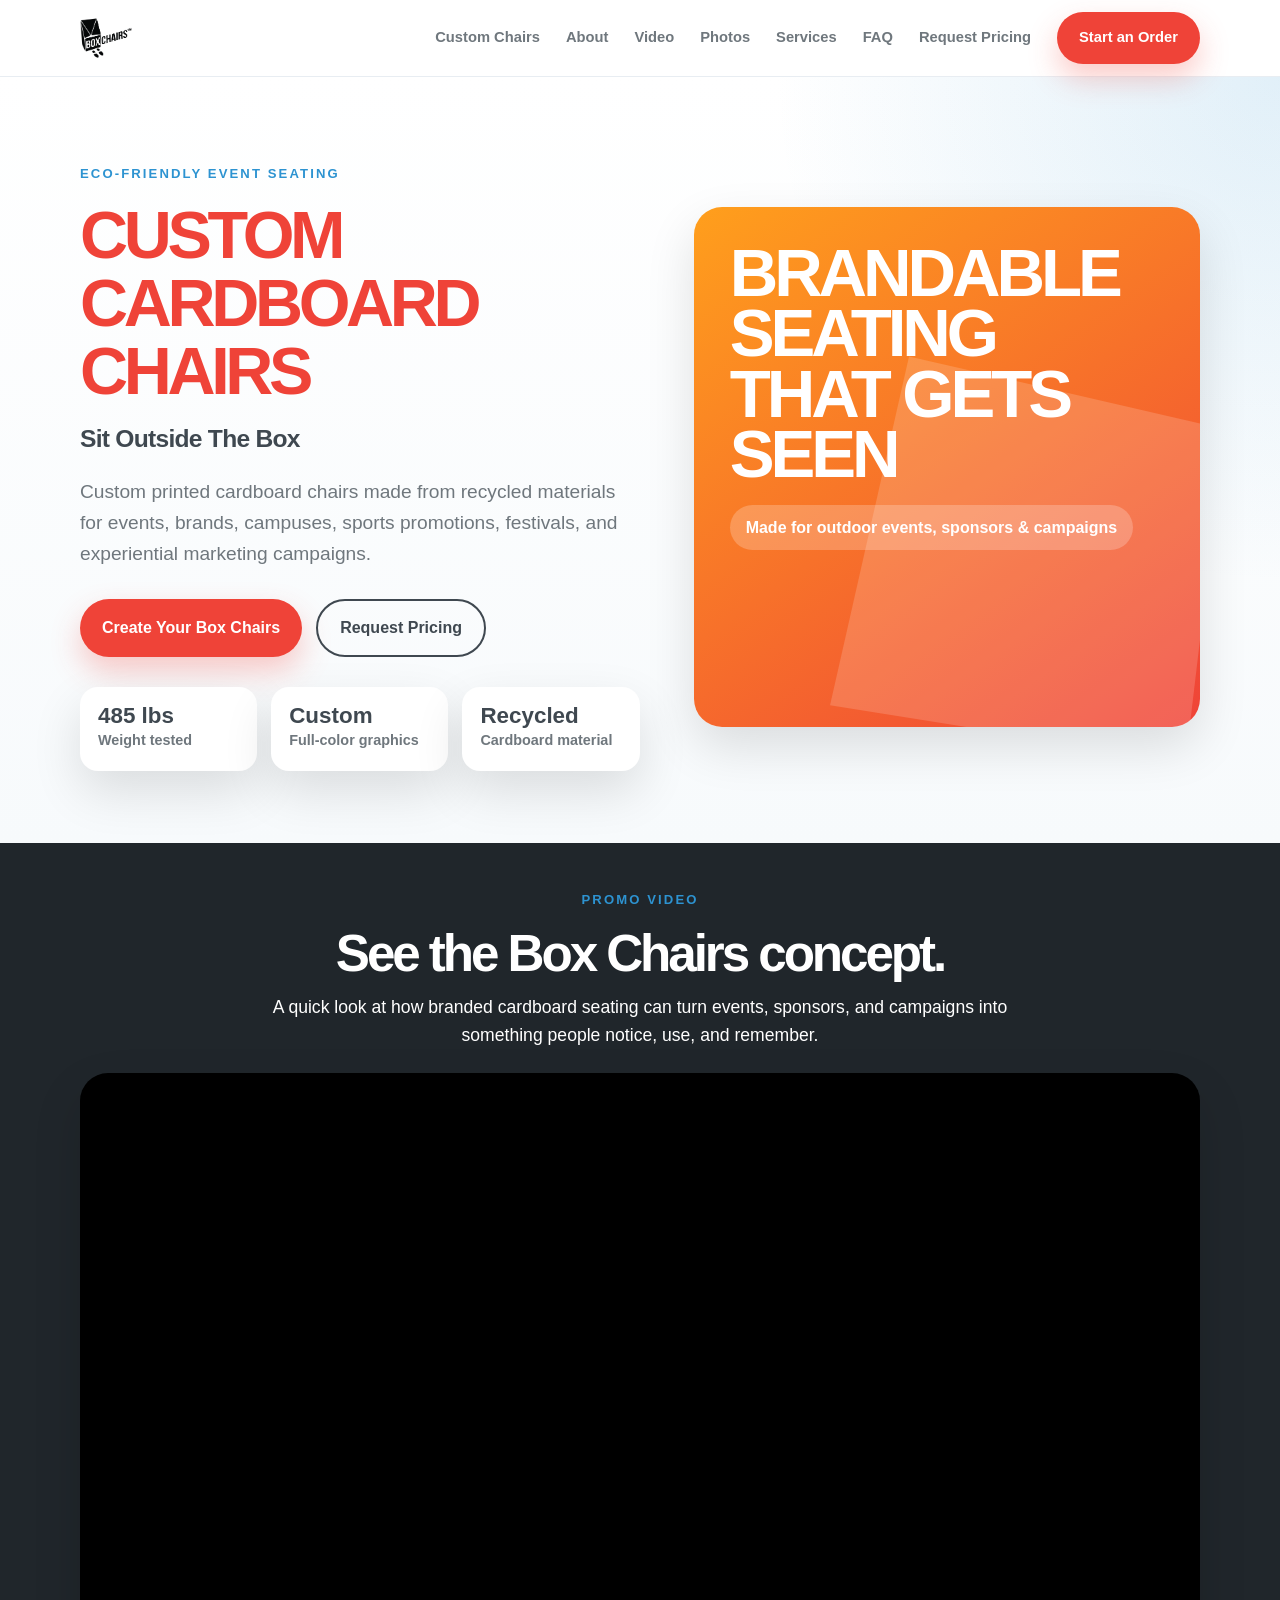
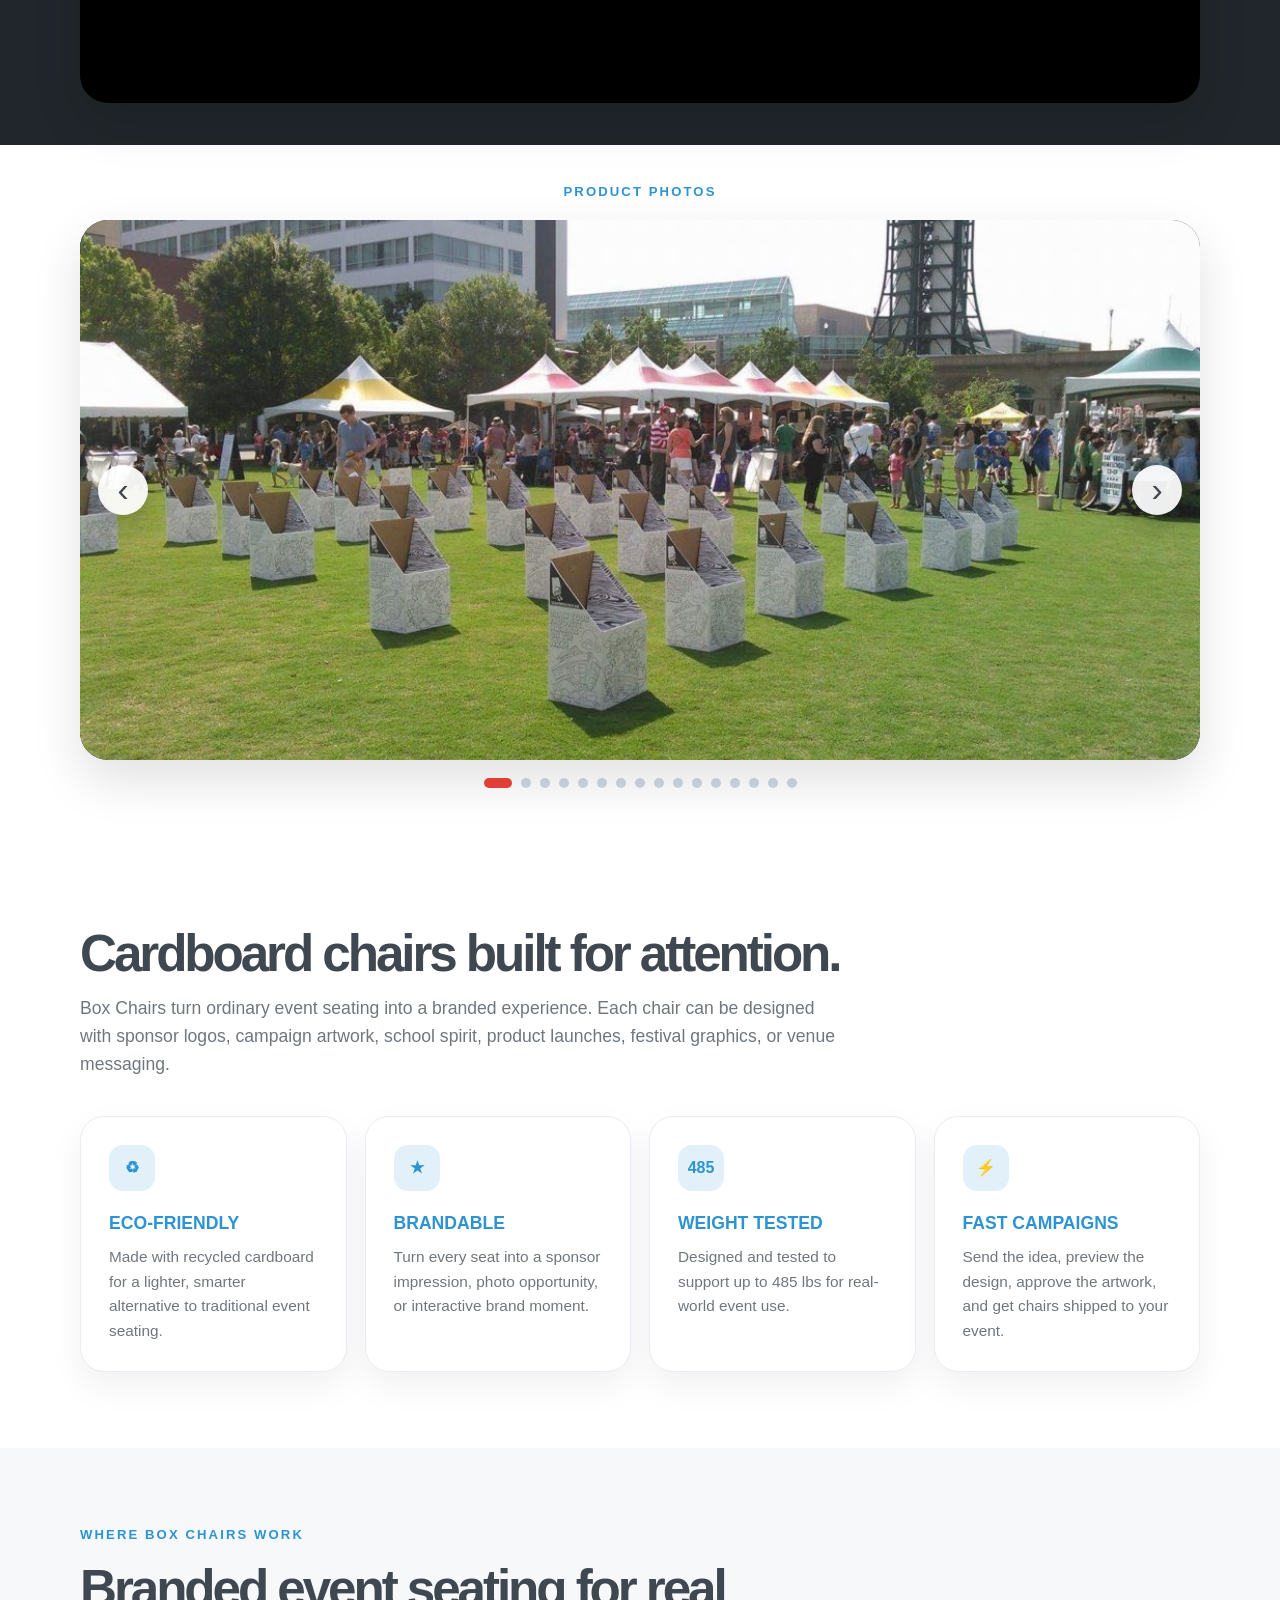
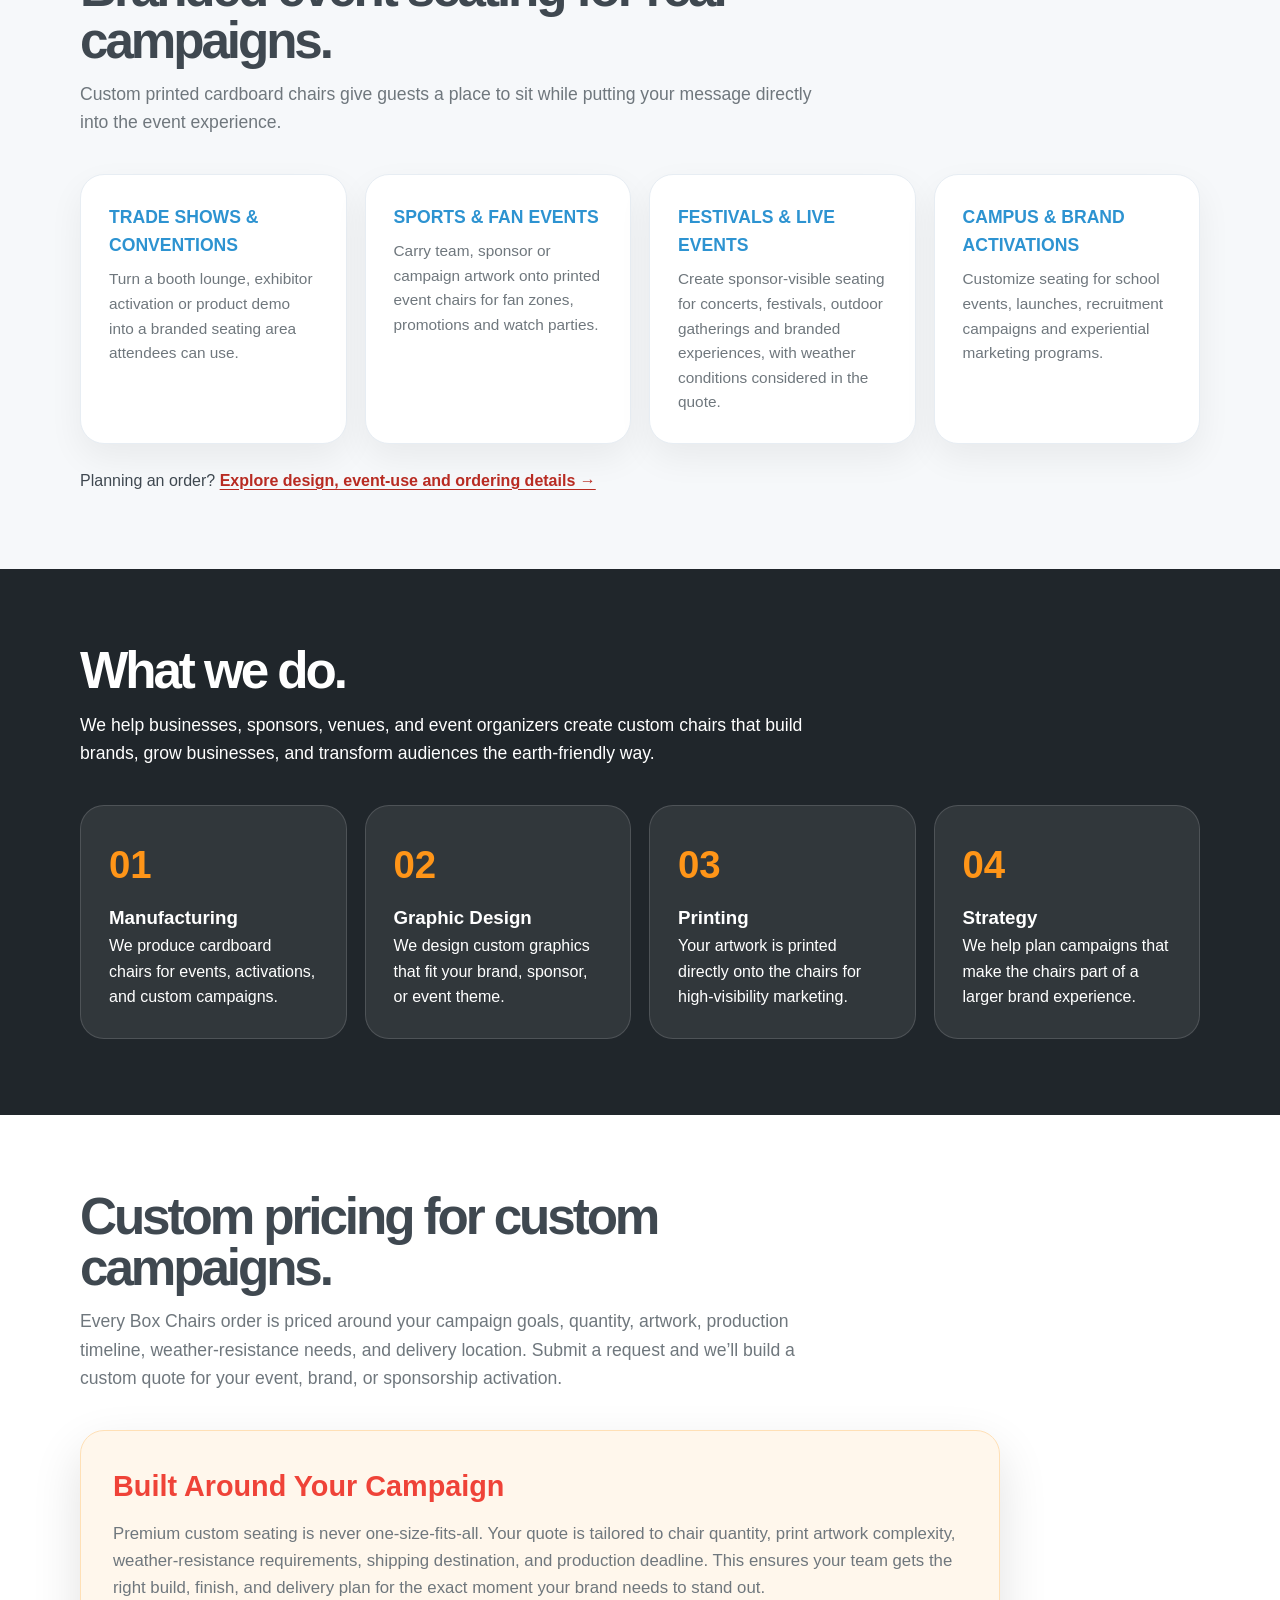
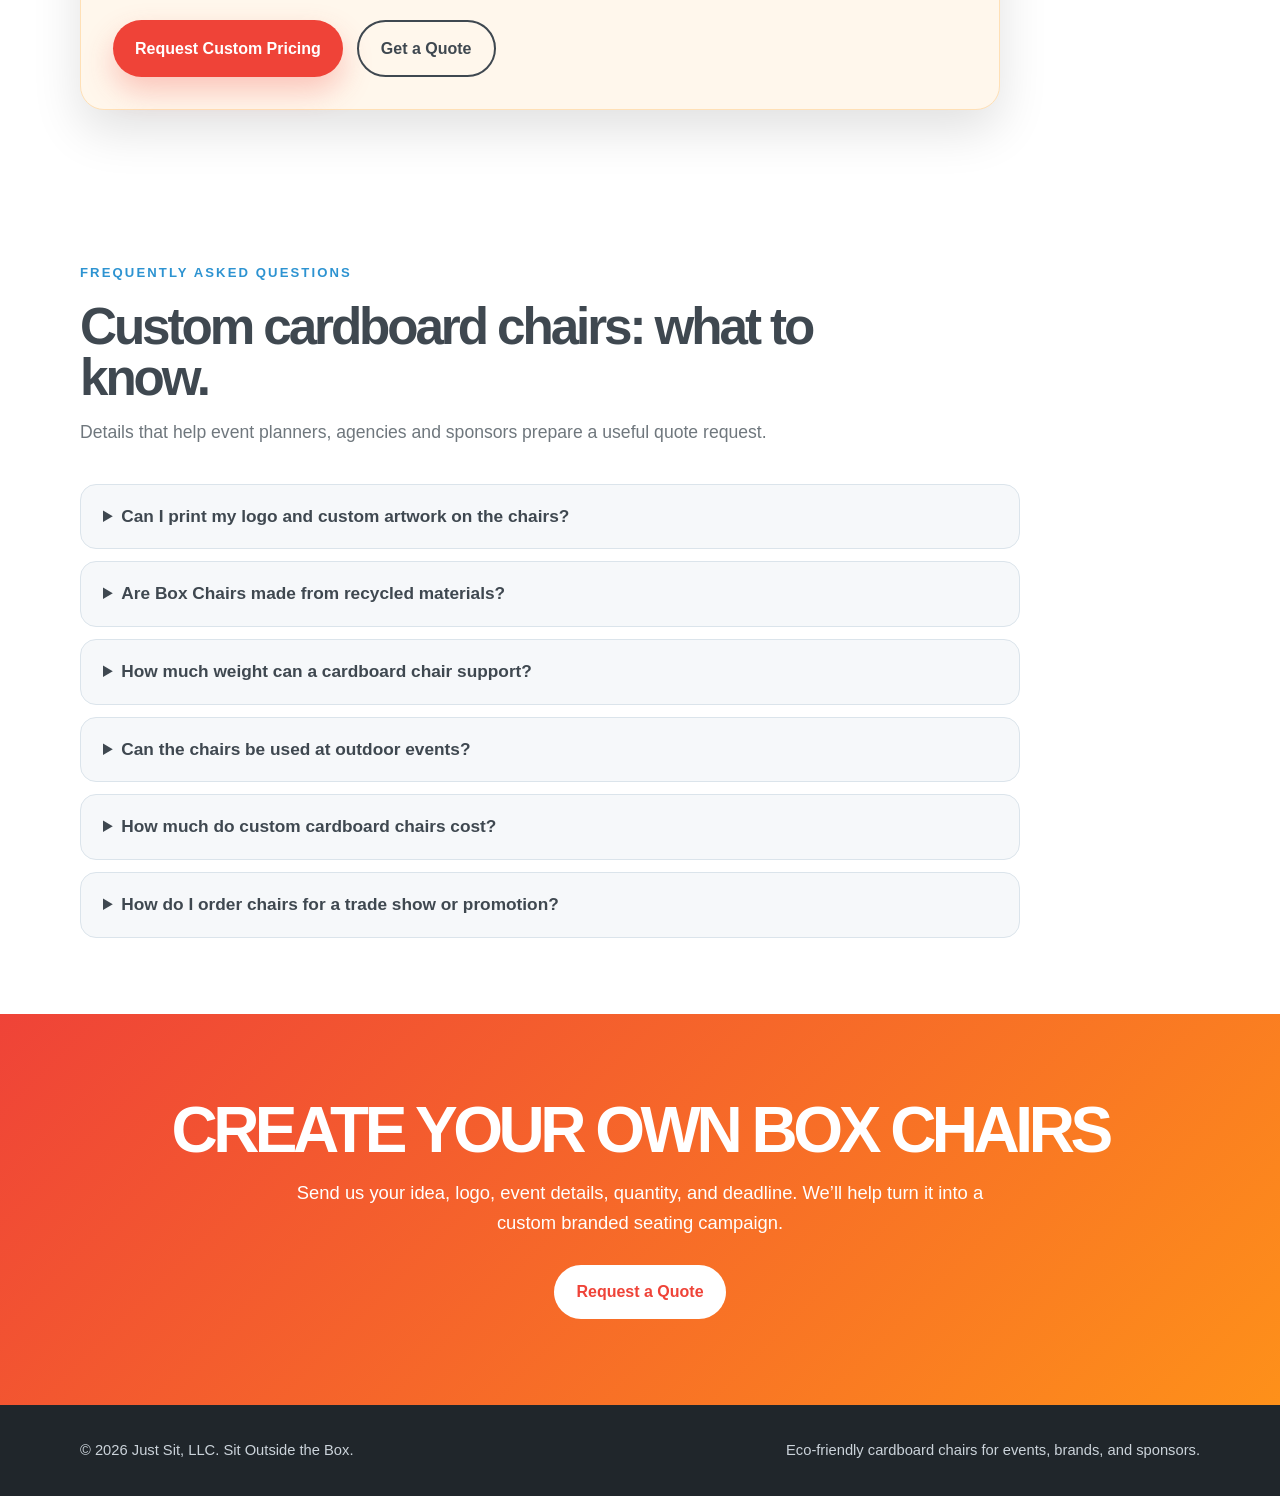
<file: index.html>
<!DOCTYPE html>
<html lang="en">
<head>
  <!-- Google tag (gtag.js) -->
<script async src="https://www.googletagmanager.com/gtag/js?id=G-5393E8BT67"></script>
<script>
  window.dataLayer = window.dataLayer || [];
  function gtag(){dataLayer.push(arguments);}
  gtag('js', new Date());

  gtag('config', 'G-5393E8BT67');
</script>
  <meta charset="UTF-8" />
  <meta name="viewport" content="width=device-width, initial-scale=1.0" />
  <title>Custom Cardboard Chairs for Events &amp; Promotions | Box Chairs</title>
  <meta name="description" content="Custom printed cardboard chairs for trade shows, sports, festivals and brand activations. Recycled materials, full-color graphics and tailored event quotes." />
  <meta name="robots" content="index, follow, max-image-preview:large" />
  <link rel="canonical" href="https://boxchairs.com/" />
  <link rel="icon" type="image/png" href="/images/logo.png" />
  <meta name="theme-color" content="#ef4338" />
  <meta property="og:type" content="website" />
  <meta property="og:site_name" content="Box Chairs" />
  <meta property="og:url" content="https://boxchairs.com/" />
  <meta property="og:title" content="Custom Cardboard Chairs for Events &amp; Promotions | Box Chairs" />
  <meta property="og:description" content="Custom printed cardboard chairs for trade shows, sports, festivals and brand activations. Recycled materials, full-color graphics and tailored event quotes." />
  <meta property="og:image" content="https://boxchairs.com/images/productphotos/photo15.jpg" />
  <meta property="og:image:alt" content="Custom printed Box Chairs promotional event seating" />
  <meta name="twitter:card" content="summary_large_image" />
  <meta name="twitter:title" content="Custom Cardboard Chairs | Box Chairs" />
  <meta name="twitter:description" content="Custom printed cardboard chairs for trade shows, sports, festivals and brand activations. Recycled materials, full-color graphics and tailored event quotes." />
  <meta name="twitter:image" content="https://boxchairs.com/images/productphotos/photo15.jpg" />
  <script type="application/ld+json">{"@context":"https://schema.org","@graph":[{"@type":"Organization","@id":"https://boxchairs.com/#organization","name":"Box Chairs","url":"https://boxchairs.com/","logo":"https://boxchairs.com/images/logo.png"},{"@type":"WebSite","@id":"https://boxchairs.com/#website","name":"Box Chairs","url":"https://boxchairs.com/","publisher":{"@id":"https://boxchairs.com/#organization"},"inLanguage":"en-US"},{"@type":"WebPage","@id":"https://boxchairs.com/#webpage","url":"https://boxchairs.com/","name":"Custom Cardboard Chairs for Events & Promotions | Box Chairs","isPartOf":{"@id":"https://boxchairs.com/#website"},"about":{"@id":"https://boxchairs.com/#organization"},"description":"Custom printed cardboard chairs for trade shows, sports, festivals and brand activations. Recycled materials, full-color graphics and tailored event quotes.","primaryImageOfPage":{"@type":"ImageObject","url":"https://boxchairs.com/images/productphotos/photo15.jpg"}}]}</script>

  <style>
    * {
      box-sizing: border-box;
      margin: 0;
      padding: 0;
    }

    :root {
      --red: #ef4338;
      --orange: #ff9518;
      --blue: #2d93d1;
      --dark: #20262b;
      --slate: #3f4850;
      --gray: #6f777d;
      --light: #f6f8fa;
      --white: #ffffff;
      --shadow: 0 20px 50px rgba(0, 0, 0, .12);
      --radius: 28px;
    }

    html {
      scroll-behavior: smooth;
    }

    body {
      font-family: Arial, Helvetica, sans-serif;
      background: var(--white);
      color: var(--slate);
      line-height: 1.6;
    }

    a {
      text-decoration: none;
      color: inherit;
    }

    .container {
      width: min(1120px, 92%);
      margin: 0 auto;
    }

    header {
      position: sticky;
      top: 0;
      z-index: 50;
      background: rgba(255, 255, 255, .94);
      backdrop-filter: blur(14px);
      border-bottom: 1px solid #e8edf2;
    }

    .nav {
      height: 76px;
      display: flex;
      align-items: center;
      justify-content: space-between;
      gap: 24px;
    }

    .brand {
      display: flex;
      align-items: center;
    }

    .site-logo {
      height: 52px;
      width: auto;
      display: block;
    }

    .nav-links {
      display: flex;
      gap: 26px;
      align-items: center;
      font-weight: 700;
      font-size: .92rem;
      color: var(--gray);
    }

    .nav-links a:hover {
      color: var(--red);
    }

    .btn {
      display: inline-flex;
      align-items: center;
      justify-content: center;
      padding: 14px 22px;
      border-radius: 999px;
      font-weight: 900;
      border: 0;
      cursor: pointer;
      transition: .2s ease;
    }

    .btn-primary {
      background: var(--red);
      color: white;
      box-shadow: 0 14px 30px rgba(239, 67, 56, .28);
    }

    .btn-primary:hover {
      transform: translateY(-2px);
    }

    .btn-outline {
      border: 2px solid var(--slate);
      color: var(--slate);
      background: transparent;
    }

    .hero {
      padding: 86px 0 72px;
      overflow: hidden;
      background:
        radial-gradient(circle at top right, rgba(45,147,209,.14), transparent 34%),
        linear-gradient(180deg, #ffffff 0%, #f7fafc 100%);
    }

    .hero-grid {
      display: grid;
      grid-template-columns: 1.05fr .95fr;
      gap: 54px;
      align-items: center;
    }

    .eyebrow {
      color: var(--blue);
      font-weight: 900;
      letter-spacing: .16em;
      text-transform: uppercase;
      font-size: .82rem;
      margin-bottom: 18px;
    }

    h1 {
      font-size: clamp(3.1rem, 7vw, 6.8rem);
      line-height: .9;
      letter-spacing: -.08em;
      color: var(--red);
      text-transform: uppercase;
      margin-bottom: 24px;
    }

    .hero p {
      font-size: 1.2rem;
      color: var(--gray);
      max-width: 620px;
      margin-bottom: 30px;
    }

    .hero-actions {
      display: flex;
      gap: 14px;
      flex-wrap: wrap;
      margin-bottom: 30px;
    }

    .proof-row {
      display: grid;
      grid-template-columns: repeat(3, 1fr);
      gap: 14px;
      max-width: 620px;
    }

    .proof {
      background: white;
      padding: 18px;
      border-radius: 18px;
      box-shadow: var(--shadow);
    }

    .proof strong {
      display: block;
      color: var(--slate);
      font-size: 1.4rem;
      line-height: 1;
    }

    .proof span {
      color: var(--gray);
      font-size: .9rem;
      font-weight: 700;
    }

    .chair-card {
      position: relative;
      min-height: 520px;
      border-radius: var(--radius);
      background: linear-gradient(145deg, #ff9f1c, #ef4338);
      box-shadow: var(--shadow);
      overflow: hidden;
      padding: 36px;
      color: white;
    }

    .chair-shape {
      position: absolute;
      right: -25px;
      bottom: -35px;
      width: 78%;
      height: 78%;
      background: rgba(255,255,255,.16);
      clip-path: polygon(20% 0, 100% 18%, 90% 100%, 0 86%);
    }

    .chair-card h2 {
      position: relative;
      z-index: 2;
      font-size: 4.2rem;
      line-height: .9;
      letter-spacing: -.06em;
      text-transform: uppercase;
      max-width: 420px;
    }

    .chair-card .tag {
      position: relative;
      z-index: 2;
      margin-top: 20px;
      display: inline-block;
      padding: 10px 16px;
      border-radius: 999px;
      background: rgba(255,255,255,.22);
      font-weight: 900;
    }

    section {
      padding: 76px 0;
    }

    .section-title {
      max-width: 760px;
      margin-bottom: 38px;
    }

    .section-title.center {
      text-align: center;
      margin-left: auto;
      margin-right: auto;
    }

    .section-title h2 {
      font-size: clamp(2.2rem, 4vw, 4rem);
      line-height: 1;
      letter-spacing: -.06em;
      color: var(--slate);
      margin-bottom: 14px;
    }

    .section-title p {
      color: var(--gray);
      font-size: 1.1rem;
    }

    .video-section {
      background: var(--dark);
      color: white;
      padding: 46px 0 42px;
    }

    .video-section .section-title {
      margin-bottom: 24px;
    }

    .video-section .section-title h2,
    .video-section .section-title p {
      color: white;
    }

    .video-wrap {
      position: relative;
      width: 100%;
      aspect-ratio: 16 / 9;
      border-radius: var(--radius);
      overflow: hidden;
      box-shadow: var(--shadow);
      background: #000;
    }

    .video-wrap iframe {
      width: 100%;
      height: 100%;
      display: block;
      border: 0;
    }

    .photo-slider-section {
      background: #ffffff;
      padding: 36px 0 64px;
    }

    .photo-slider-section .section-title {
      margin-bottom: 18px;
    }

    .photo-slider-section .eyebrow {
      margin-bottom: 0;
    }

    .photo-slider {
      position: relative;
      overflow: hidden;
      border-radius: var(--radius);
      box-shadow: var(--shadow);
      background: var(--dark);
    }

    .slider-track {
      display: flex;
      transition: transform .45s ease;
    }

    .slide {
      min-width: 100%;
      height: 540px;
      background: var(--dark);
    }

    .slide img {
      width: 100%;
      height: 100%;
      object-fit: cover;
      display: block;
    }

    .slider-btn {
      position: absolute;
      top: 50%;
      transform: translateY(-50%);
      z-index: 5;
      width: 50px;
      height: 50px;
      border: 0;
      border-radius: 50%;
      background: rgba(255,255,255,.92);
      color: var(--slate);
      font-size: 2.1rem;
      cursor: pointer;
      box-shadow: 0 10px 25px rgba(0,0,0,.18);
    }

    .slider-btn.prev {
      left: 18px;
    }

    .slider-btn.next {
      right: 18px;
    }

    .slider-dots {
      display: flex;
      justify-content: center;
      gap: 9px;
      margin-top: 18px;
    }

    .dot {
      width: 10px;
      height: 10px;
      border-radius: 999px;
      border: 0;
      background: #cfd8e3;
      cursor: pointer;
    }

    .dot.active {
      background: var(--red);
      width: 28px;
    }

    .cards {
      display: grid;
      grid-template-columns: repeat(4, 1fr);
      gap: 18px;
    }

    .card {
      background: white;
      border: 1px solid #e7edf3;
      border-radius: 24px;
      padding: 28px;
      box-shadow: 0 14px 35px rgba(0,0,0,.06);
    }

    .icon {
      width: 46px;
      height: 46px;
      border-radius: 14px;
      background: rgba(45,147,209,.14);
      color: var(--blue);
      display: grid;
      place-items: center;
      font-weight: 900;
      margin-bottom: 18px;
    }

    .card h3 {
      font-size: 1.1rem;
      margin-bottom: 8px;
      color: var(--blue);
      text-transform: uppercase;
    }

    .card p {
      color: var(--gray);
      font-size: .96rem;
    }

    .dark-band {
      background: var(--dark);
      color: white;
    }

    .dark-band .section-title h2,
    .dark-band .section-title p {
      color: white;
    }

    .steps {
      display: grid;
      grid-template-columns: repeat(4, 1fr);
      gap: 18px;
    }

    .step {
      background: rgba(255,255,255,.08);
      border: 1px solid rgba(255,255,255,.14);
      border-radius: 24px;
      padding: 28px;
    }

    .step-number {
      color: var(--orange);
      font-size: 2.4rem;
      font-weight: 900;
      margin-bottom: 8px;
    }

    .pricing-note {
      background: #fff7ec;
      border: 1px solid #ffe0b6;
      border-radius: 24px;
      padding: 32px;
      box-shadow: var(--shadow);
      max-width: 920px;
    }

    .pricing-note h3 {
      color: var(--red);
      font-size: 1.8rem;
      margin-bottom: 12px;
    }

    .pricing-note p {
      color: var(--gray);
      margin-bottom: 18px;
      font-size: 1.05rem;
    }

    .pricing-note .hero-actions {
      margin-bottom: 0;
    }

    .cta {
      background:
        linear-gradient(135deg, rgba(239,67,56,.94), rgba(255,149,24,.94)),
        #ef4338;
      color: white;
      text-align: center;
      padding: 86px 0;
    }

    .cta h2 {
      font-size: clamp(2.5rem, 5vw, 5rem);
      line-height: .95;
      letter-spacing: -.07em;
      margin-bottom: 18px;
      text-transform: uppercase;
    }

    .cta p {
      max-width: 720px;
      margin: 0 auto 28px;
      font-size: 1.15rem;
    }

    .cta .btn {
      background: white;
      color: var(--red);
    }

    footer {
      padding: 34px 0;
      background: var(--dark);
      color: #cbd3da;
    }

    .footer-inner {
      display: flex;
      justify-content: space-between;
      gap: 20px;
      flex-wrap: wrap;
      font-size: .92rem;
    }

    @media (max-width: 900px) {
      .nav {
        height: 72px;
      }

      .nav-links {
        display: none;
      }

      .site-logo {
        height: 44px;
      }

      .hero {
        padding: 56px 0 50px;
      }

      .hero-grid {
        grid-template-columns: 1fr;
      }

      .cards,
      .steps,
      .proof-row {
        grid-template-columns: 1fr;
      }

      .chair-card {
        min-height: 390px;
      }

      .chair-card h2 {
        font-size: 3.2rem;
      }

      section {
        padding: 56px 0;
      }

      .video-section {
        padding: 34px 0 28px;
      }

      .video-section .section-title {
        margin-bottom: 18px;
      }

      .photo-slider-section {
        padding: 26px 0 46px;
      }

      .photo-slider-section .section-title {
        margin-bottom: 14px;
      }

      .slide {
        height: 330px;
      }

      .slider-btn {
        width: 42px;
        height: 42px;
      }
    }

    /* SEO landing-page support: readable content and accessible navigation */
    .hero h1 { font-size: clamp(2.65rem, 5.2vw, 5.15rem); line-height: 1.02; letter-spacing: -.065em; }
    .hero-tagline { display: block; font-size: .37em; line-height: 1.2; letter-spacing: -.03em; color: var(--slate); margin-top: 18px; text-transform: none; }
    #about, #video, #photos, #use-cases, #services, #pricing, #faq, #contact { scroll-margin-top: 118px; }
    .use-case-section { background: #f6f8fa; }
    .context-link { margin-top: 24px; color: var(--slate); }
    .context-link a, .faq-list a { color: #b82b22; font-weight: 800; text-decoration: underline; text-underline-offset: 3px; }
    .faq-section { background: #fff; }
    .faq-list { max-width: 940px; display: grid; gap: 12px; }
    .faq-list details { border: 1px solid #dbe4eb; background: var(--light); border-radius: 16px; padding: 18px 22px; }
    .faq-list summary { cursor: pointer; color: var(--slate); font-weight: 800; font-size: 1.08rem; }
    .faq-list details p { margin-top: 12px; color: var(--gray); }
    @media (max-width: 1150px) and (min-width: 901px) { .nav-links { gap: 12px; font-size: .82rem; } }
    @media (max-width: 900px) {
      .nav { height: auto; min-height: 72px; flex-wrap: wrap; gap: 8px; padding: 10px 0; }
      .nav-links { display: flex; width: 100%; overflow-x: auto; white-space: nowrap; gap: 18px; padding: 6px 0; scrollbar-width: thin; }
      .nav-links .btn { padding: 9px 14px; white-space: nowrap; }
      .hero h1 { font-size: clamp(2.8rem, 10vw, 4rem); }
      .hero-tagline { font-size: .44em; }
    }
  </style>
</head>

<body>

<header>
  <div class="container nav">
    <a href="index.html" class="brand">
      <img src="images/logo.png" width="210" height="52" alt="Box Chairs branded cardboard event seating logo" class="site-logo" />
    </a>

    <nav class="nav-links">
      <a href="custom-cardboard-chairs.html">Custom Chairs</a>
      <a href="#about">About</a>
      <a href="#video">Video</a>
      <a href="#photos">Photos</a>
      <a href="#services">Services</a>
      <a href="#faq">FAQ</a>
      <a href="#pricing">Request Pricing</a>
      <a href="#contact" class="btn btn-primary">Start an Order</a>
    </nav>
  </div>
</header>

<main>

  <section class="hero">
    <div class="container hero-grid">
      <div>
        <div class="eyebrow">Eco-Friendly Event Seating</div>
        <h1>Custom Cardboard Chairs<span class="hero-tagline">Sit Outside The Box</span></h1>
        <p>
          Custom printed cardboard chairs made from recycled materials for events,
          brands, campuses, sports promotions, festivals, and experiential marketing campaigns.
        </p>

        <div class="hero-actions">
          <a href="#contact" class="btn btn-primary">Create Your Box Chairs</a>
          <a href="#pricing" class="btn btn-outline">Request Pricing</a>
        </div>

        <div class="proof-row">
          <div class="proof">
            <strong>485 lbs</strong>
            <span>Weight tested</span>
          </div>
          <div class="proof">
            <strong>Custom</strong>
            <span>Full-color graphics</span>
          </div>
          <div class="proof">
            <strong>Recycled</strong>
            <span>Cardboard material</span>
          </div>
        </div>
      </div>

      <div class="chair-card">
        <div class="chair-shape"></div>
        <h2>Brandable Seating That Gets Seen</h2>
        <span class="tag">Made for outdoor events, sponsors & campaigns</span>
      </div>
    </div>
  </section>

  <section id="video" class="video-section">
    <div class="container">
      <div class="section-title center">
        <div class="eyebrow">Promo Video</div>
        <h2>See the Box Chairs concept.</h2>
        <p>
          A quick look at how branded cardboard seating can turn events, sponsors,
          and campaigns into something people notice, use, and remember.
        </p>
      </div>

      <div class="video-wrap">
        <iframe
          src="https://player.vimeo.com/video/222241089"
          loading="lazy"
          title="Box Chairs Promo Video"
          allow="autoplay; fullscreen; picture-in-picture"
          allowfullscreen>
        </iframe>
      </div>
    </div>
  </section>

<section id="photos" class="photo-slider-section">
  <div class="container">
    <div class="section-title center">
      <div class="eyebrow">Product Photos</div>
    </div>

    <div class="photo-slider">
      <button class="slider-btn prev" type="button" aria-label="Previous slide">‹</button>

      <div class="slider-track" id="sliderTrack">
        <div class="slide"><img src="images/productphotos/photo15.jpg" alt="Custom printed Box Chairs cardboard promotional seating example" loading="eager" decoding="async" /></div>
        <div class="slide"><img src="images/productphotos/photo16.jpg" alt="Box Chairs custom branded cardboard chair product gallery image 2" loading="eager" decoding="async" /></div>
        <div class="slide"><img src="images/productphotos/photo1.jpg" alt="Box Chairs custom branded cardboard chair product gallery image 3" loading="lazy" decoding="async" /></div>
        <div class="slide"><img src="images/productphotos/photo2.jpg" alt="Box Chairs custom branded cardboard chair product gallery image 4" loading="lazy" decoding="async" /></div>
        <div class="slide"><img src="images/productphotos/photo3.jpg" alt="Box Chairs custom branded cardboard chair product gallery image 5" loading="lazy" decoding="async" /></div>
        <div class="slide"><img src="images/productphotos/photo4.jpg" alt="Box Chairs custom branded cardboard chair product gallery image 6" loading="lazy" decoding="async" /></div>
        <div class="slide"><img src="images/productphotos/photo5.jpg" alt="Box Chairs custom branded cardboard chair product gallery image 7" loading="lazy" decoding="async" /></div>
        <div class="slide"><img src="images/productphotos/photo6.jpg" alt="Box Chairs custom branded cardboard chair product gallery image 8" loading="lazy" decoding="async" /></div>
        <div class="slide"><img src="images/productphotos/photo7.jpg" alt="Box Chairs custom branded cardboard chair product gallery image 9" loading="lazy" decoding="async" /></div>
        <div class="slide"><img src="images/productphotos/photo8.jpg" alt="Box Chairs custom branded cardboard chair product gallery image 10" loading="lazy" decoding="async" /></div>
        <div class="slide"><img src="images/productphotos/photo9.jpg" alt="Box Chairs custom branded cardboard chair product gallery image 11" loading="lazy" decoding="async" /></div>
        <div class="slide"><img src="images/productphotos/photo10.jpg" alt="Box Chairs custom branded cardboard chair product gallery image 12" loading="lazy" decoding="async" /></div>
        <div class="slide"><img src="images/productphotos/photo11.jpg" alt="Box Chairs custom branded cardboard chair product gallery image 13" loading="lazy" decoding="async" /></div>
        <div class="slide"><img src="images/productphotos/photo12.jpg" alt="Box Chairs custom branded cardboard chair product gallery image 14" loading="lazy" decoding="async" /></div>
        <div class="slide"><img src="images/productphotos/photo13.jpg" alt="Box Chairs custom branded cardboard chair product gallery image 15" loading="lazy" decoding="async" /></div>
        <div class="slide"><img src="images/productphotos/photo14.jpg" alt="Box Chairs custom branded cardboard chair product gallery image 16" loading="lazy" decoding="async" /></div>
      </div>

      <button class="slider-btn next" type="button" aria-label="Next slide">›</button>
    </div>

    <div class="slider-dots" id="sliderDots"></div>
  </div>
</section>

  <section id="about">
    <div class="container">
      <div class="section-title">
        <h2>Cardboard chairs built for attention.</h2>
        <p>
          Box Chairs turn ordinary event seating into a branded experience. Each chair can be
          designed with sponsor logos, campaign artwork, school spirit, product launches,
          festival graphics, or venue messaging.
        </p>
      </div>

      <div class="cards">
        <div class="card"><div class="icon">♻</div><h3>Eco-Friendly</h3><p>Made with recycled cardboard for a lighter, smarter alternative to traditional event seating.</p></div>
        <div class="card"><div class="icon">★</div><h3>Brandable</h3><p>Turn every seat into a sponsor impression, photo opportunity, or interactive brand moment.</p></div>
        <div class="card"><div class="icon">485</div><h3>Weight Tested</h3><p>Designed and tested to support up to 485 lbs for real-world event use.</p></div>
        <div class="card"><div class="icon">⚡</div><h3>Fast Campaigns</h3><p>Send the idea, preview the design, approve the artwork, and get chairs shipped to your event.</p></div>
      </div>
    </div>
  </section>

  <section id="use-cases" class="use-case-section" aria-labelledby="use-cases-title">
    <div class="container">
      <div class="section-title">
        <div class="eyebrow">Where Box Chairs work</div>
        <h2 id="use-cases-title">Branded event seating for real campaigns.</h2>
        <p>Custom printed cardboard chairs give guests a place to sit while putting your message directly into the event experience.</p>
      </div>
      <div class="cards">
        <article class="card"><h3>Trade Shows &amp; Conventions</h3><p>Turn a booth lounge, exhibitor activation or product demo into a branded seating area attendees can use.</p></article>
        <article class="card"><h3>Sports &amp; Fan Events</h3><p>Carry team, sponsor or campaign artwork onto printed event chairs for fan zones, promotions and watch parties.</p></article>
        <article class="card"><h3>Festivals &amp; Live Events</h3><p>Create sponsor-visible seating for concerts, festivals, outdoor gatherings and branded experiences, with weather conditions considered in the quote.</p></article>
        <article class="card"><h3>Campus &amp; Brand Activations</h3><p>Customize seating for school events, launches, recruitment campaigns and experiential marketing programs.</p></article>
      </div>
      <p class="context-link">Planning an order? <a href="custom-cardboard-chairs.html">Explore design, event-use and ordering details &rarr;</a></p>
    </div>
  </section>

  <section id="services" class="dark-band">
    <div class="container">
      <div class="section-title">
        <h2>What we do.</h2>
        <p>
          We help businesses, sponsors, venues, and event organizers create custom chairs that build brands,
          grow businesses, and transform audiences the earth-friendly way.
        </p>
      </div>

      <div class="steps">
        <div class="step"><div class="step-number">01</div><h3>Manufacturing</h3><p>We produce cardboard chairs for events, activations, and custom campaigns.</p></div>
        <div class="step"><div class="step-number">02</div><h3>Graphic Design</h3><p>We design custom graphics that fit your brand, sponsor, or event theme.</p></div>
        <div class="step"><div class="step-number">03</div><h3>Printing</h3><p>Your artwork is printed directly onto the chairs for high-visibility marketing.</p></div>
        <div class="step"><div class="step-number">04</div><h3>Strategy</h3><p>We help plan campaigns that make the chairs part of a larger brand experience.</p></div>
      </div>
    </div>
  </section>

  <section id="pricing">
    <div class="container">
      <div class="section-title">
        <h2>Custom pricing for custom campaigns.</h2>
        <p>
          Every Box Chairs order is priced around your campaign goals, quantity, artwork,
          production timeline, weather-resistance needs, and delivery location. Submit a
          request and we’ll build a custom quote for your event, brand, or sponsorship activation.
        </p>
      </div>

      <div class="pricing-note">
        <h3>Built Around Your Campaign</h3>
        <p>
          Premium custom seating is never one-size-fits-all. Your quote is tailored to chair quantity,
          print artwork complexity, weather-resistance requirements, shipping destination, and production deadline.
          This ensures your team gets the right build, finish, and delivery plan for the exact moment your brand needs to stand out.
        </p>
        <div class="hero-actions">
          <a href="#contact" class="btn btn-primary">Request Custom Pricing</a>
          <a href="#contact" class="btn btn-outline">Get a Quote</a>
        </div>
      </div>
    </div>
  </section>

  <section id="faq" class="faq-section" aria-labelledby="faq-title">
    <div class="container">
      <div class="section-title">
        <div class="eyebrow">Frequently asked questions</div>
        <h2 id="faq-title">Custom cardboard chairs: what to know.</h2>
        <p>Details that help event planners, agencies and sponsors prepare a useful quote request.</p>
      </div>
      <div class="faq-list">
        <details><summary>Can I print my logo and custom artwork on the chairs?</summary><p>Yes. Box Chairs are designed for custom, full-color graphics. Share your logo, campaign artwork or design brief when requesting pricing so the printing approach can be discussed.</p></details>
        <details><summary>Are Box Chairs made from recycled materials?</summary><p>Box Chairs use recycled cardboard. The exact construction and finish can be discussed for your event, quantities and artwork needs.</p></details>
        <details><summary>How much weight can a cardboard chair support?</summary><p>Box Chairs designs have been weight-tested up to 485 pounds. Confirm the specifications of the version quoted for your event before ordering.</p></details>
        <details><summary>Can the chairs be used at outdoor events?</summary><p>Outdoor use depends on weather, ground conditions and the selected construction or finish. Because cardboard can be affected by moisture, discuss rain exposure and weather-resistance requirements before placing an order.</p></details>
        <details><summary>How much do custom cardboard chairs cost?</summary><p>Pricing is quoted for each project based on quantity, artwork, specifications, schedule and delivery location. <a href="#contact">Request a custom quote</a> with your event details.</p></details>
        <details><summary>How do I order chairs for a trade show or promotion?</summary><p>Send your event date and location, estimated quantity, logo or design idea, and delivery deadline. We can review the requirements and provide a tailored quote.</p></details>
      </div>
    </div>
  </section>

  <section id="contact" class="cta">
    <div class="container">
      <h2>Create Your Own Box Chairs</h2>
      <p>
        Send us your idea, logo, event details, quantity, and deadline.
        We’ll help turn it into a custom branded seating campaign.
      </p>
      <a href="mailto:Matt@UnitedPaintersWW.com?subject=Box Chairs Quote Request" class="btn">
        Request a Quote
      </a>
    </div>
  </section>

</main>

<footer>
  <div class="container footer-inner">
    <p>© 2026 Just Sit, LLC. Sit Outside the Box.</p>
    <p>Eco-friendly cardboard chairs for events, brands, and sponsors.</p>
  </div>
</footer>

<script>
  const sliderTrack = document.getElementById("sliderTrack");
  const slides = document.querySelectorAll(".slide");
  const prevButton = document.querySelector(".slider-btn.prev");
  const nextButton = document.querySelector(".slider-btn.next");
  const sliderDots = document.getElementById("sliderDots");

  let currentSlide = 0;

  slides.forEach((slide, index) => {
    const dot = document.createElement("button");
    dot.classList.add("dot");
    dot.setAttribute("type", "button");
    dot.setAttribute("aria-label", "Go to slide " + (index + 1));

    if (index === 0) {
      dot.classList.add("active");
    }

    dot.addEventListener("click", () => {
      currentSlide = index;
      updateSlider();
    });

    sliderDots.appendChild(dot);
  });

  const dots = document.querySelectorAll(".dot");

  function updateSlider() {
    sliderTrack.style.transform = "translateX(-" + currentSlide * 100 + "%)";

    dots.forEach((dot, index) => {
      dot.classList.toggle("active", index === currentSlide);
    });
  }

  function nextSlide() {
    currentSlide++;

    if (currentSlide >= slides.length) {
      currentSlide = 0;
    }

    updateSlider();
  }

  function prevSlide() {
    currentSlide--;

    if (currentSlide < 0) {
      currentSlide = slides.length - 1;
    }

    updateSlider();
  }

  nextButton.addEventListener("click", nextSlide);
  prevButton.addEventListener("click", prevSlide);

  setInterval(nextSlide, 5000);
</script>

</body>
</html>
</file>
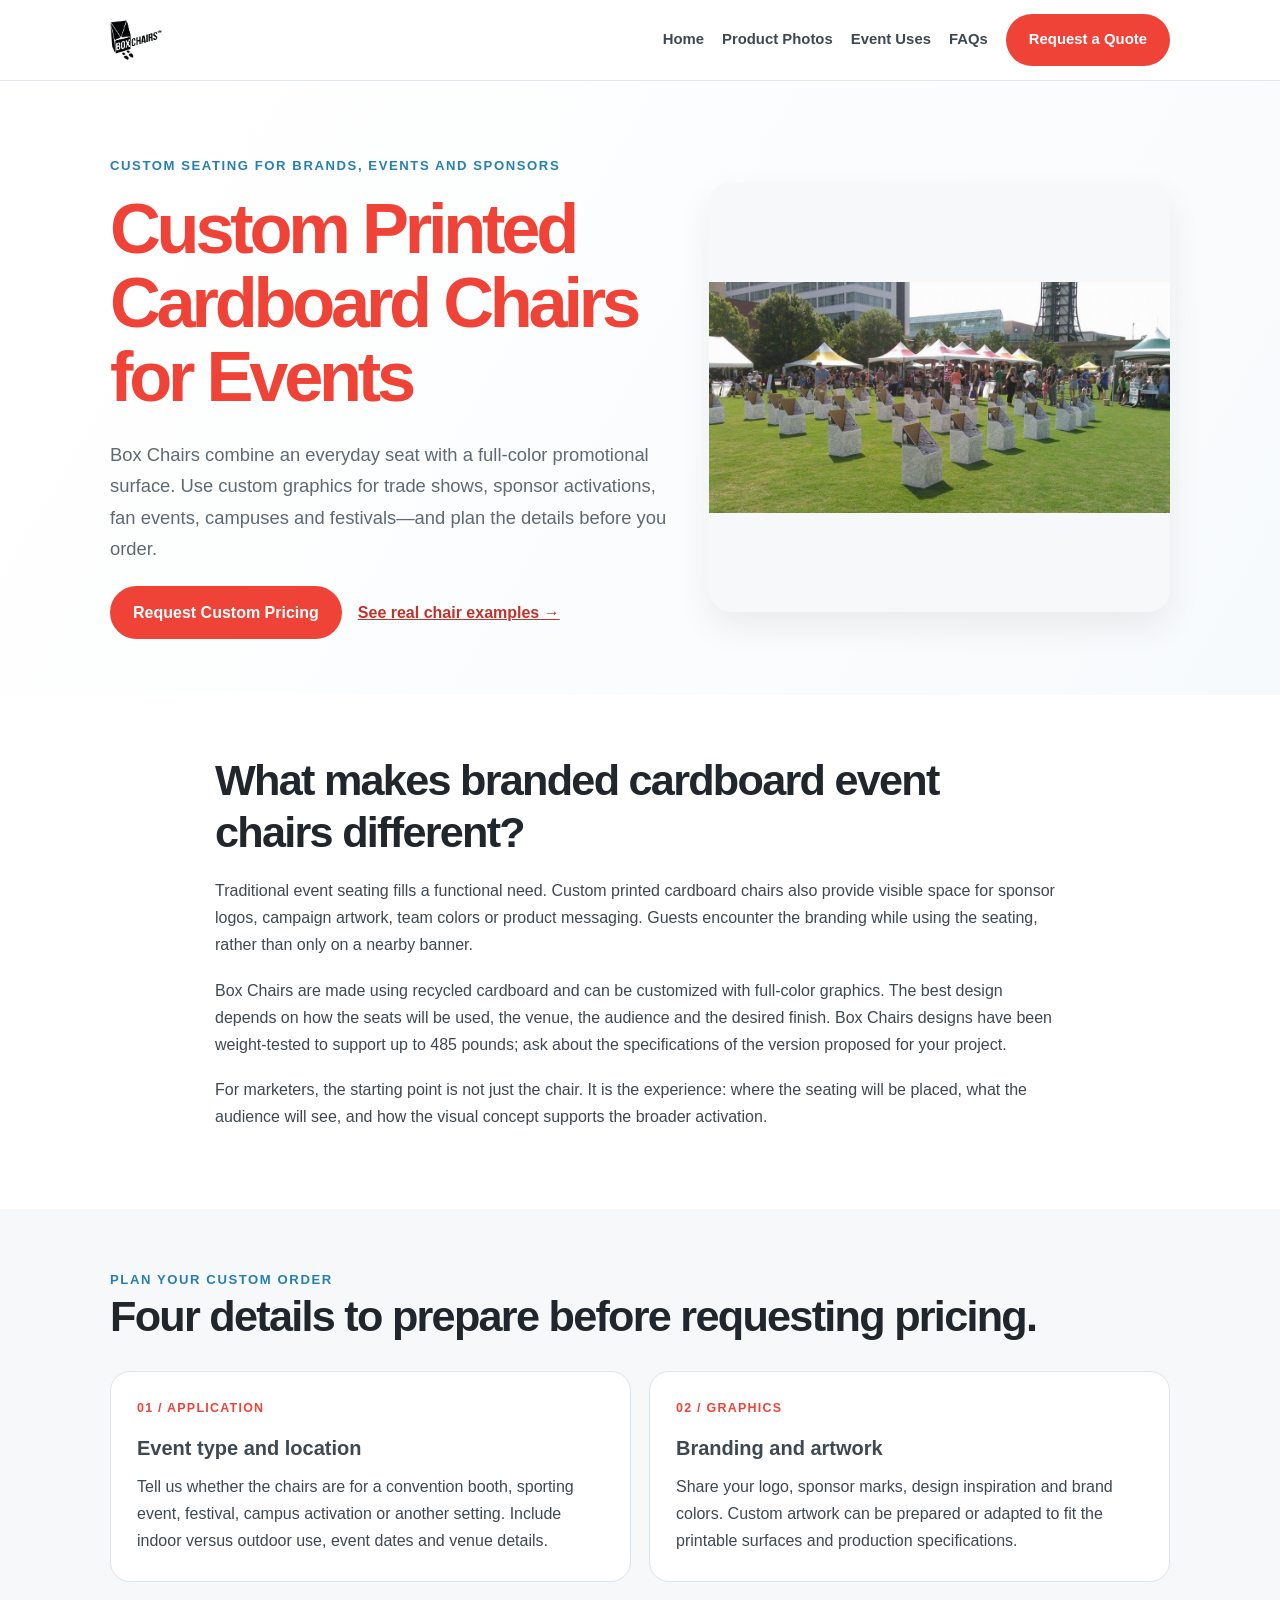
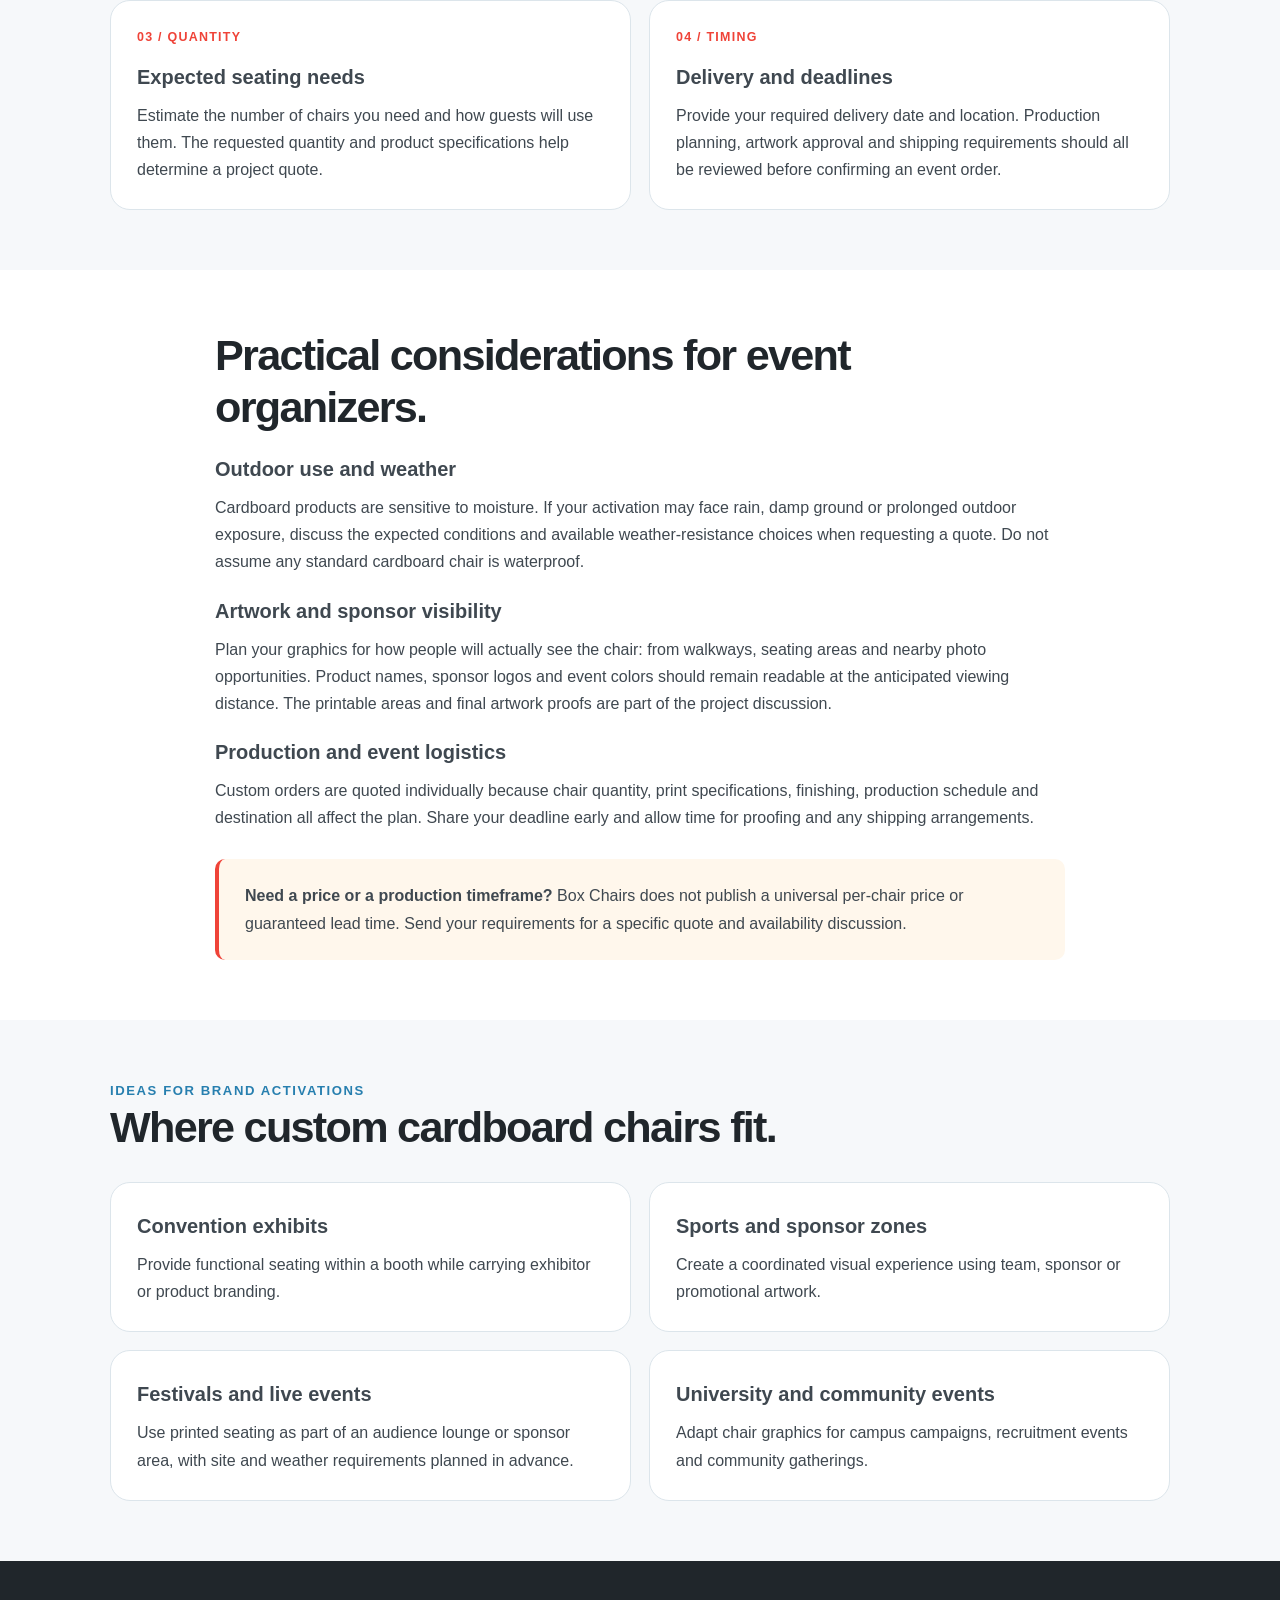
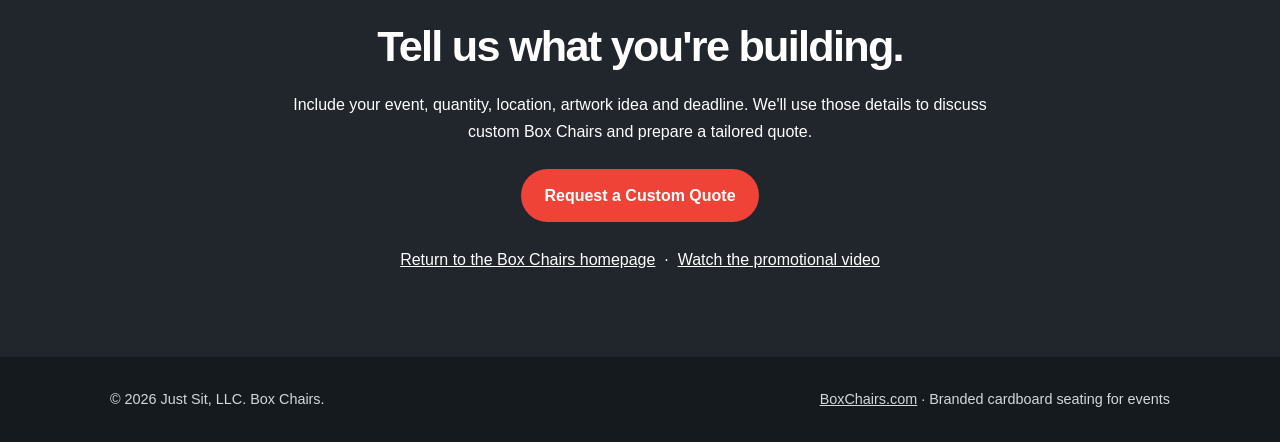
<file: custom-cardboard-chairs.html>
<!DOCTYPE html>
<html lang="en">
<head>
  <meta charset="UTF-8">
  <meta name="viewport" content="width=device-width, initial-scale=1">
  <title>Custom Printed Cardboard Chairs: Event Buying Guide | Box Chairs</title>
  <meta name="description" content="Plan custom cardboard chairs for trade shows, fan events and promotions. Compare artwork, weather, quantity and delivery considerations, then request a tailored quote.">
  <meta name="robots" content="index, follow, max-image-preview:large">
  <link rel="canonical" href="https://boxchairs.com/custom-cardboard-chairs.html">
  <link rel="icon" href="/images/logo.png" type="image/png">
  <meta name="theme-color" content="#ef4338">
  <meta property="og:type" content="article">
  <meta property="og:site_name" content="Box Chairs">
  <meta property="og:url" content="https://boxchairs.com/custom-cardboard-chairs.html">
  <meta property="og:title" content="Custom Printed Cardboard Chairs: Event Buying Guide | Box Chairs">
  <meta property="og:description" content="What to consider when ordering custom cardboard chairs for events, sponsors and brand activations.">
  <meta property="og:image" content="https://boxchairs.com/images/productphotos/photo15.jpg">
  <meta name="twitter:card" content="summary_large_image">
  <meta name="twitter:image" content="https://boxchairs.com/images/productphotos/photo15.jpg">
  <script type="application/ld+json">{"@context":"https://schema.org","@graph":[{"@type":"WebPage","@id":"https://boxchairs.com/custom-cardboard-chairs.html#webpage","url":"https://boxchairs.com/custom-cardboard-chairs.html","name":"Custom Printed Cardboard Chairs: Event Buying Guide","description":"Plan printed cardboard seating for events, sponsorships and branded marketing activations.","isPartOf":{"@id":"https://boxchairs.com/#website"},"inLanguage":"en-US"},{"@type":"BreadcrumbList","itemListElement":[{"@type":"ListItem","position":1,"name":"Home","item":"https://boxchairs.com/"},{"@type":"ListItem","position":2,"name":"Custom Cardboard Chairs","item":"https://boxchairs.com/custom-cardboard-chairs.html"}]}]}</script>
  <style>
    :root{--red:#ef4338;--blue:#2d93d1;--dark:#20262b;--slate:#3f4850;--gray:#5e6971;--light:#f6f8fa}
    *{box-sizing:border-box}
    html{scroll-behavior:smooth}
    body{margin:0;background:white;color:var(--slate);font-family:Arial,Helvetica,sans-serif;line-height:1.7}
    a{color:inherit}a:focus-visible{outline:3px solid var(--blue);outline-offset:4px}
    .container{width:min(1060px,92%);margin:0 auto}
    .header{border-bottom:1px solid #e0e7ee;background:#fff}
    .header-inner{display:flex;align-items:center;justify-content:space-between;gap:25px;flex-wrap:wrap;padding:14px 0}
    .logo{width:auto;height:52px;display:block}
    .header-links{display:flex;flex-wrap:wrap;gap:18px;align-items:center;font-size:.93rem;font-weight:700}
    .header-links a{text-decoration:none}
    .header-links a:hover{color:var(--red)}
    .btn{display:inline-flex;padding:13px 23px;border-radius:99px;font-weight:800;background:var(--red);color:#fff;text-decoration:none}
    .btn:hover{background:#c82e24}
    .hero{background:linear-gradient(120deg,#fff 10%,#f7fafc 100%);padding:74px 0 56px}
    .eyebrow{text-transform:uppercase;letter-spacing:.12em;font-size:.82rem;font-weight:900;color:#277faf}
    h1{font-size:clamp(2.7rem,5.5vw,4.6rem);line-height:1.05;letter-spacing:-.06em;color:var(--red);max-width:900px;margin:15px 0 25px}
    h2{font-size:clamp(1.8rem,3.5vw,2.7rem);line-height:1.2;letter-spacing:-.04em;margin:0 0 18px;color:var(--dark)}
    h3{font-size:1.25rem;margin:0 0 8px;color:var(--slate)}
    p{margin:0 0 18px}
    .lead{font-size:1.15rem;max-width:820px;color:var(--gray)}
    .hero-actions{display:flex;gap:16px;align-items:center;flex-wrap:wrap;margin-top:22px}
    .link{font-weight:800;color:#bf332a}
    .intro-grid{display:grid;grid-template-columns:1.1fr .9fr;gap:35px;align-items:center}
    .product-image{width:100%;max-height:430px;object-fit:contain;border-radius:22px;background:var(--light);box-shadow:0 15px 35px #0001}
    section{padding:60px 0}
    section.alt{background:var(--light)}
    .cards{display:grid;grid-template-columns:repeat(2,minmax(0,1fr));gap:18px;margin-top:28px}
    .card{padding:26px;background:white;border:1px solid #dce5eb;border-radius:20px}
    .card p:last-child{margin:0}
    .n{font-size:.78rem;letter-spacing:.1em;font-weight:900;color:var(--red);margin-bottom:12px}
    .article-copy{max-width:850px}
    .article-copy ul{padding-left:23px;margin:12px 0 22px}
    .article-copy li{padding:4px 0}
    .notice{padding:23px 26px;background:#fff7ec;border-left:4px solid var(--red);border-radius:10px;margin-top:28px}
    .cta{background:var(--dark);color:white;text-align:center}
    .cta h2{color:white}
    .cta p{max-width:720px;margin:0 auto 24px}
    footer{padding:30px 0;background:#151a1f;color:#d2d8dc;font-size:.9rem}
    .footer-flex{display:flex;justify-content:space-between;gap:15px;flex-wrap:wrap}
    @media(max-width:760px){.intro-grid,.cards{grid-template-columns:1fr}.hero{padding:48px 0}.header-links{gap:13px}.header-links .btn{padding:9px 14px}.logo{height:44px}section{padding:45px 0}}
  </style>
</head>
<body>
<header class="header">
  <div class="container header-inner">
    <a href="/" aria-label="Box Chairs homepage"><img class="logo" src="/images/logo.png" alt="Box Chairs logo" width="210" height="52"></a>
    <nav class="header-links" aria-label="Site navigation">
      <a href="/">Home</a>
      <a href="/#photos">Product Photos</a>
      <a href="/#use-cases">Event Uses</a>
      <a href="/#faq">FAQs</a>
      <a class="btn" href="/#contact">Request a Quote</a>
    </nav>
  </div>
</header>
<main>
  <section class="hero">
    <div class="container intro-grid">
      <div>
        <div class="eyebrow">Custom seating for brands, events and sponsors</div>
        <h1>Custom Printed Cardboard Chairs for Events</h1>
        <p class="lead">Box Chairs combine an everyday seat with a full-color promotional surface. Use custom graphics for trade shows, sponsor activations, fan events, campuses and festivals—and plan the details before you order.</p>
        <div class="hero-actions">
          <a class="btn" href="/#contact">Request Custom Pricing</a>
          <a class="link" href="/#photos">See real chair examples &rarr;</a>
        </div>
      </div>
      <img class="product-image" src="/images/productphotos/photo15.jpg" alt="Example of a custom printed cardboard Box Chair for promotional event seating" width="600" height="600" fetchpriority="high" decoding="async">
    </div>
  </section>

  <section aria-labelledby="why-chairs">
    <div class="container article-copy">
      <h2 id="why-chairs">What makes branded cardboard event chairs different?</h2>
      <p>Traditional event seating fills a functional need. Custom printed cardboard chairs also provide visible space for sponsor logos, campaign artwork, team colors or product messaging. Guests encounter the branding while using the seating, rather than only on a nearby banner.</p>
      <p>Box Chairs are made using recycled cardboard and can be customized with full-color graphics. The best design depends on how the seats will be used, the venue, the audience and the desired finish. Box Chairs designs have been weight-tested to support up to 485 pounds; ask about the specifications of the version proposed for your project.</p>
      <p>For marketers, the starting point is not just the chair. It is the experience: where the seating will be placed, what the audience will see, and how the visual concept supports the broader activation.</p>
    </div>
  </section>

  <section class="alt" aria-labelledby="planning">
    <div class="container">
      <div class="eyebrow">Plan your custom order</div>
      <h2 id="planning">Four details to prepare before requesting pricing.</h2>
      <div class="cards">
        <article class="card"><div class="n">01 / APPLICATION</div><h3>Event type and location</h3><p>Tell us whether the chairs are for a convention booth, sporting event, festival, campus activation or another setting. Include indoor versus outdoor use, event dates and venue details.</p></article>
        <article class="card"><div class="n">02 / GRAPHICS</div><h3>Branding and artwork</h3><p>Share your logo, sponsor marks, design inspiration and brand colors. Custom artwork can be prepared or adapted to fit the printable surfaces and production specifications.</p></article>
        <article class="card"><div class="n">03 / QUANTITY</div><h3>Expected seating needs</h3><p>Estimate the number of chairs you need and how guests will use them. The requested quantity and product specifications help determine a project quote.</p></article>
        <article class="card"><div class="n">04 / TIMING</div><h3>Delivery and deadlines</h3><p>Provide your required delivery date and location. Production planning, artwork approval and shipping requirements should all be reviewed before confirming an event order.</p></article>
      </div>
    </div>
  </section>

  <section aria-labelledby="realworld">
    <div class="container article-copy">
      <h2 id="realworld">Practical considerations for event organizers.</h2>
      <h3>Outdoor use and weather</h3>
      <p>Cardboard products are sensitive to moisture. If your activation may face rain, damp ground or prolonged outdoor exposure, discuss the expected conditions and available weather-resistance choices when requesting a quote. Do not assume any standard cardboard chair is waterproof.</p>
      <h3>Artwork and sponsor visibility</h3>
      <p>Plan your graphics for how people will actually see the chair: from walkways, seating areas and nearby photo opportunities. Product names, sponsor logos and event colors should remain readable at the anticipated viewing distance. The printable areas and final artwork proofs are part of the project discussion.</p>
      <h3>Production and event logistics</h3>
      <p>Custom orders are quoted individually because chair quantity, print specifications, finishing, production schedule and destination all affect the plan. Share your deadline early and allow time for proofing and any shipping arrangements.</p>
      <div class="notice"><strong>Need a price or a production timeframe?</strong> Box Chairs does not publish a universal per-chair price or guaranteed lead time. Send your requirements for a specific quote and availability discussion.</div>
    </div>
  </section>

  <section class="alt" aria-labelledby="uses">
    <div class="container">
      <div class="eyebrow">Ideas for brand activations</div>
      <h2 id="uses">Where custom cardboard chairs fit.</h2>
      <div class="cards">
        <article class="card"><h3>Convention exhibits</h3><p>Provide functional seating within a booth while carrying exhibitor or product branding.</p></article>
        <article class="card"><h3>Sports and sponsor zones</h3><p>Create a coordinated visual experience using team, sponsor or promotional artwork.</p></article>
        <article class="card"><h3>Festivals and live events</h3><p>Use printed seating as part of an audience lounge or sponsor area, with site and weather requirements planned in advance.</p></article>
        <article class="card"><h3>University and community events</h3><p>Adapt chair graphics for campus campaigns, recruitment events and community gatherings.</p></article>
      </div>
    </div>
  </section>

  <section class="cta" aria-labelledby="cta-heading">
    <div class="container">
      <h2 id="cta-heading">Tell us what you're building.</h2>
      <p>Include your event, quantity, location, artwork idea and deadline. We'll use those details to discuss custom Box Chairs and prepare a tailored quote.</p>
      <a class="btn" href="mailto:Matt@UnitedPaintersWW.com?subject=Box Chairs Custom Chair Quote Request">Request a Custom Quote</a>
      <p style="margin-top:24px"><a href="/" style="text-decoration:underline">Return to the Box Chairs homepage</a> &nbsp;·&nbsp; <a href="https://vimeo.com/222241089" target="_blank" rel="noopener noreferrer" style="text-decoration:underline">Watch the promotional video</a></p>
    </div>
  </section>
</main>
<footer><div class="container footer-flex"><span>&copy; 2026 Just Sit, LLC. Box Chairs.</span><span><a href="https://boxchairs.com/">BoxChairs.com</a> · Branded cardboard seating for events</span></div></footer>
</body>
</html>
</file>
